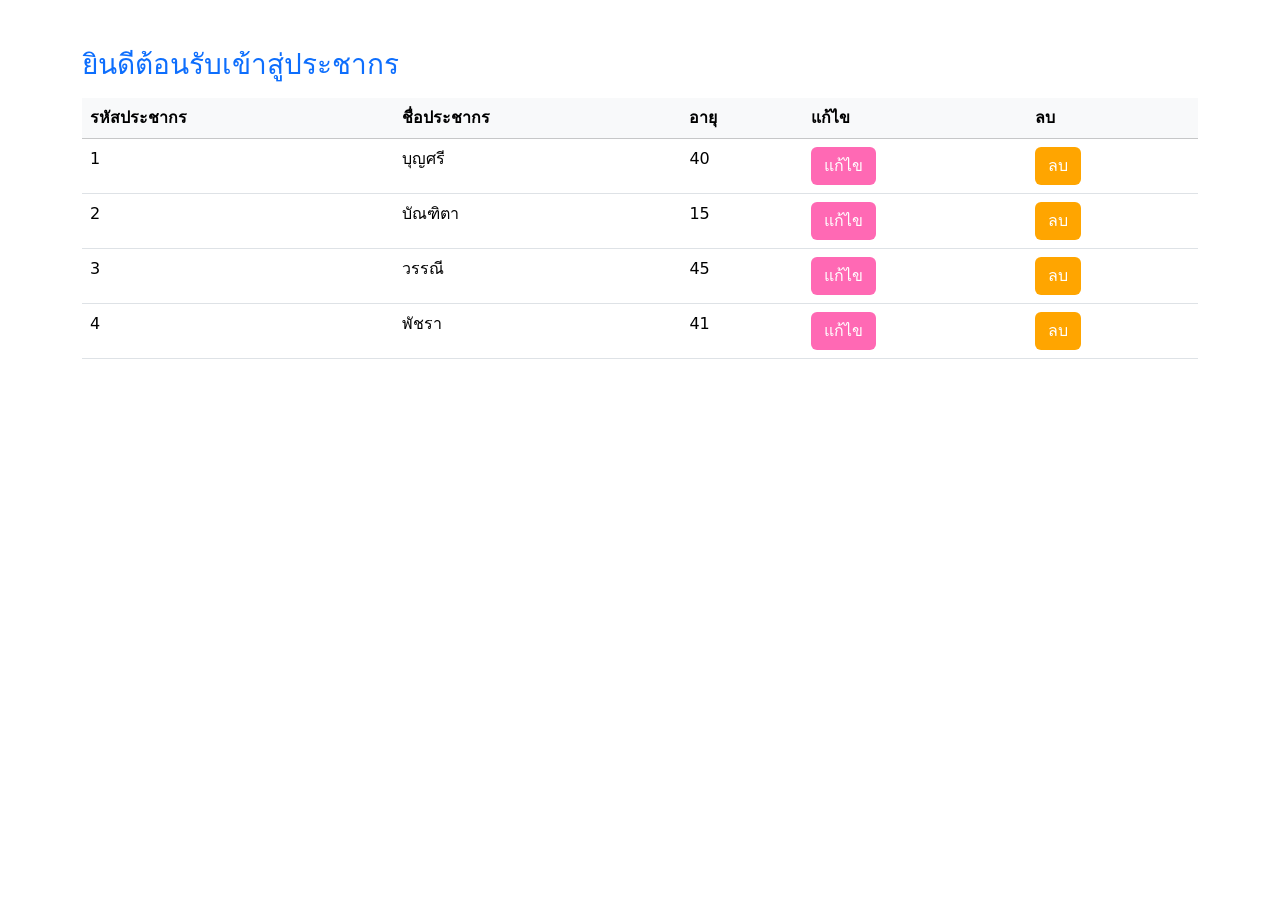
<file: Assignment_L10_68115042/templates/index.html>
<!DOCTYPE html>
<html>
<head>
    <title>Assignment 10</title>
    <link href="https://cdn.jsdelivr.net/npm/bootstrap@5.3.0/dist/css/bootstrap.min.css" rel="stylesheet">
</head>
<body>

<div class="container mt-5">

    <h3 class="text-primary">ยินดีต้อนรับเข้าสู่ประชากร</h3>

    <table class="table table-hover mt-3">
        <thead class="table-light">
            <tr>
                <th>รหัสประชากร</th>
                <th>ชื่อประชากร</th>
                <th>อายุ</th>
                <th>แก้ไข</th>
                <th>ลบ</th>
            </tr>
        </thead>

        <tbody>
            <tr>
                <td>1</td>
                <td>บุญศรี</td>
                <td>40</td>
                <td>
                    <a href="#" class="btn text-white" style="background-color: hotpink;">
                        แก้ไข
                    </a>
                </td>
                <td>
                    <a href="#" class="btn text-white" style="background-color: orange;">
                        ลบ
                    </a>
                </td>
            </tr>

            <tr>
                <td>2</td>
                <td>บัณฑิตา</td>
                <td>15</td>
                <td>
                    <a href="#" class="btn text-white" style="background-color: hotpink;">
                        แก้ไข
                    </a>
                </td>
                <td>
                    <a href="#" class="btn text-white" style="background-color: orange;">
                        ลบ
                    </a>
                </td>
            </tr>

            <tr>
                <td>3</td>
                <td>วรรณี</td>
                <td>45</td>
                <td>
                    <a href="#" class="btn text-white" style="background-color: hotpink;">
                        แก้ไข
                    </a>
                </td>
                <td>
                    <a href="#" class="btn text-white" style="background-color: orange;">
                        ลบ
                    </a>
                </td>
            </tr>

            <tr>
                <td>4</td>
                <td>พัชรา</td>
                <td>41</td>
                <td>
                    <a href="#" class="btn text-white" style="background-color: hotpink;">
                        แก้ไข
                    </a>
                </td>
                <td>
                    <a href="#" class="btn text-white" style="background-color: orange;">
                        ลบ
                    </a>
                </td>
            </tr>
        </tbody>
    </table>

</div>

</body>
</html>
</file>
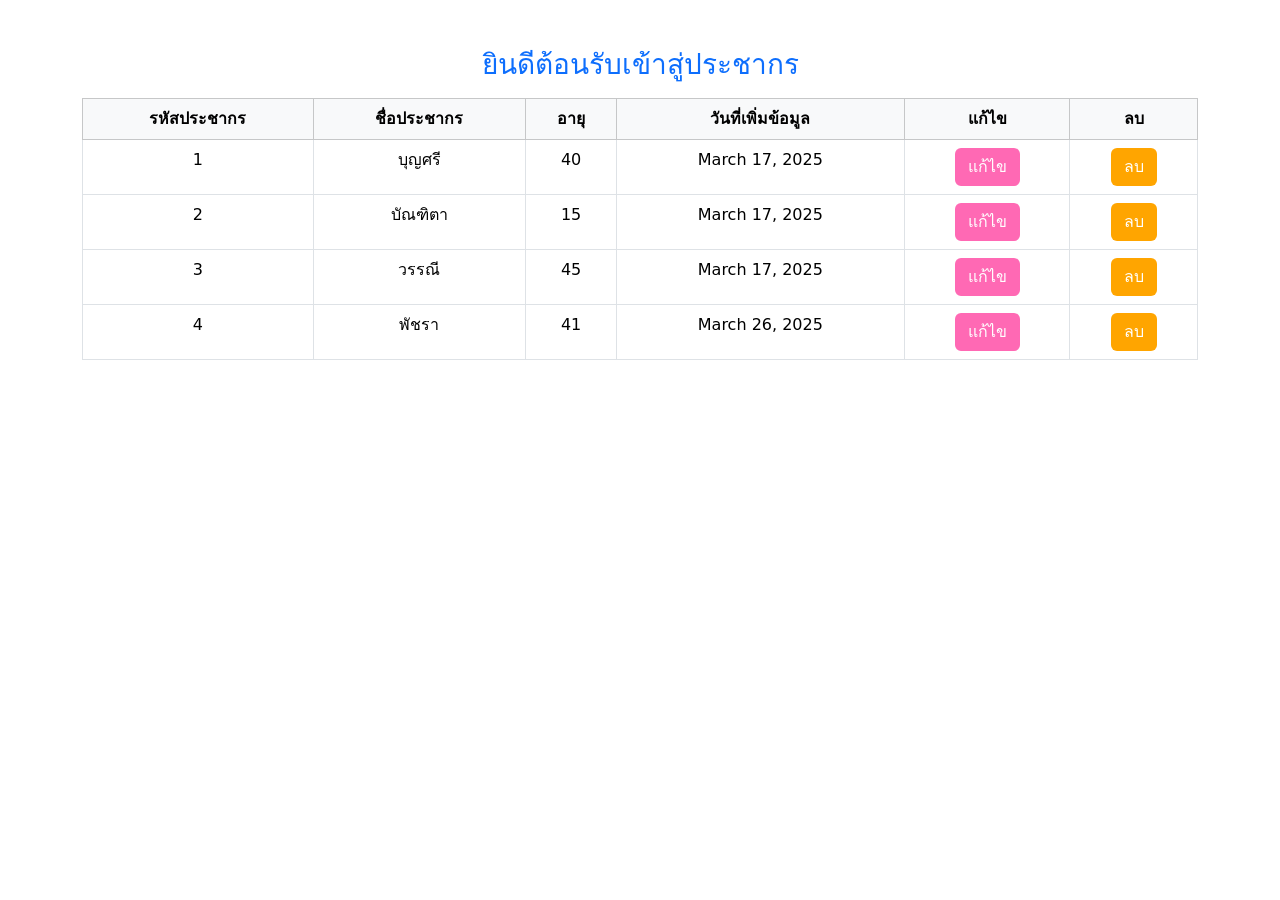
<file: Assignment_L11_68115042/templates/index.html>
<!DOCTYPE html>
<html>
<head>
    <title>Assignment 10</title>
    <link href="https://cdn.jsdelivr.net/npm/bootstrap@5.3.0/dist/css/bootstrap.min.css" rel="stylesheet">
</head>
<body>

<div class="container mt-5">

    <h3 class="text-primary text-center">ยินดีต้อนรับเข้าสู่ประชากร</h3>

    <table class="table table-hover table-bordered mt-3 text-center">
        <thead class="table-light">
            <tr>
                <th>รหัสประชากร</th>
                <th>ชื่อประชากร</th>
                <th>อายุ</th>
                <th>วันที่เพิ่มข้อมูล</th>
                <th>แก้ไข</th>
                <th>ลบ</th>
            </tr>
        </thead>

        <tbody>
            <tr>
                <td>1</td>
                <td>บุญศรี</td>
                <td>40</td>
                <td>March 17, 2025</td> <!-- ✅ วันที่ -->
                <td>
                    <a href="#" class="btn text-white" style="background-color: hotpink;">
                        แก้ไข
                    </a>
                </td>
                <td>
                    <a href="#" class="btn text-white" style="background-color: orange;">
                        ลบ
                    </a>
                </td>
            </tr>

            <tr>
                <td>2</td>
                <td>บัณฑิตา</td>
                <td>15</td>
                <td>March 17, 2025</td>
                <td>
                    <a href="#" class="btn text-white" style="background-color: hotpink;">
                        แก้ไข
                    </a>
                </td>
                <td>
                    <a href="#" class="btn text-white" style="background-color: orange;">
                        ลบ
                    </a>
                </td>
            </tr>

            <tr>
                <td>3</td>
                <td>วรรณี</td>
                <td>45</td>
                <td>March 17, 2025</td>
                <td>
                    <a href="#" class="btn text-white" style="background-color: hotpink;">
                        แก้ไข
                    </a>
                </td>
                <td>
                    <a href="#" class="btn text-white" style="background-color: orange;">
                        ลบ
                    </a>
                </td>
            </tr>

            <tr>
                <td>4</td>
                <td>พัชรา</td>
                <td>41</td>
                <td>March 26, 2025</td>
                <td>
                    <a href="#" class="btn text-white" style="background-color: hotpink;">
                        แก้ไข
                    </a>
                </td>
                <td>
                    <a href="#" class="btn text-white" style="background-color: orange;">
                        ลบ
                    </a>
                </td>
            </tr>
        </tbody>
    </table>

</div>

</body>
</html>
</file>
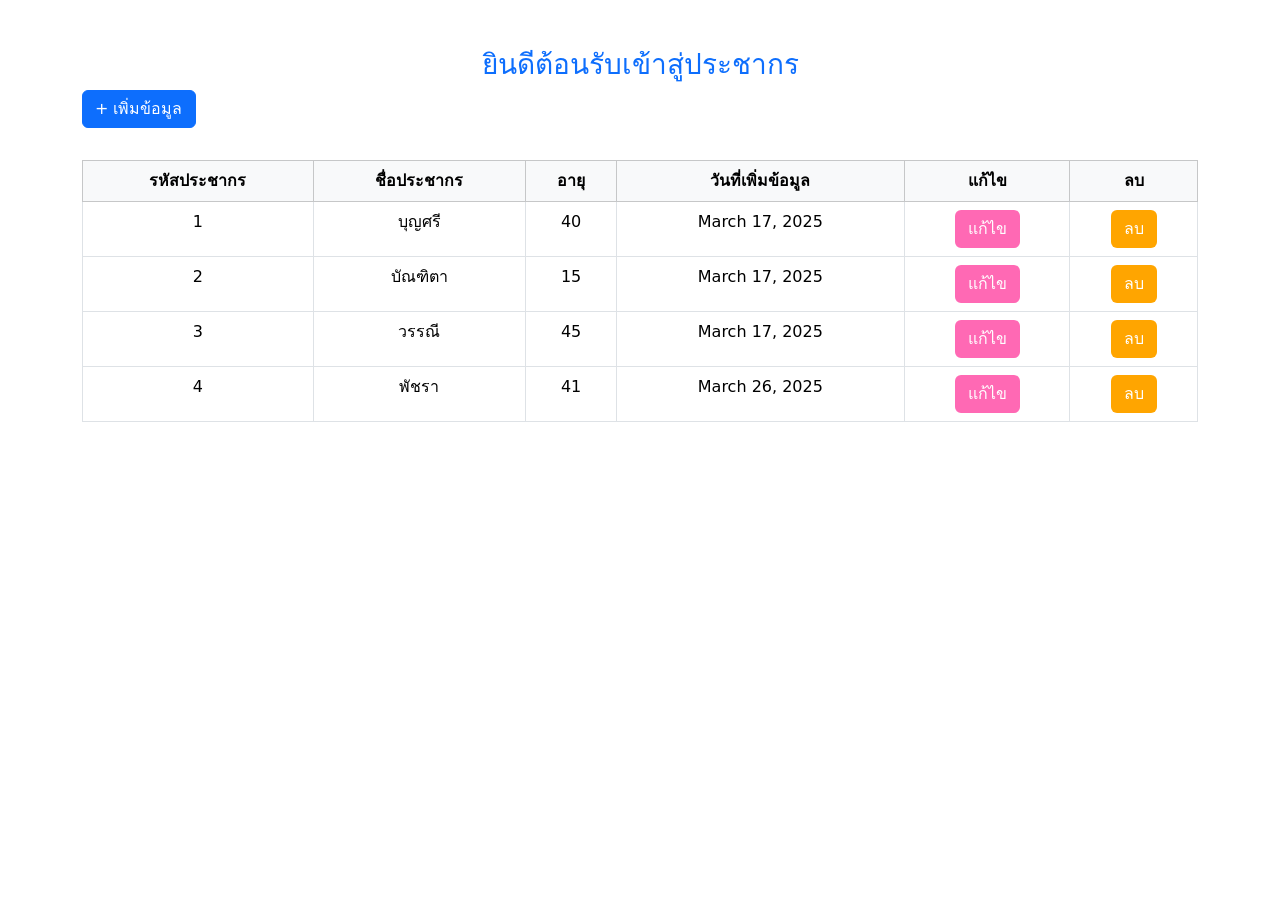
<file: Assignment_L12_68115042/templates/index.html>
<!DOCTYPE html>
<html>
<head>
    <title>Assignment 10</title>
    <link href="https://cdn.jsdelivr.net/npm/bootstrap@5.3.0/dist/css/bootstrap.min.css" rel="stylesheet">
</head>
<body>

<div class="container mt-5">

    <h3 class="text-primary text-center">ยินดีต้อนรับเข้าสู่ประชากร</h3>
    <a href="/form/" class="btn btn-primary mb-3">+ เพิ่มข้อมูล</a>

    <table class="table table-hover table-bordered mt-3 text-center">
        <thead class="table-light">
            <tr>
                <th>รหัสประชากร</th>
                <th>ชื่อประชากร</th>
                <th>อายุ</th>
                <th>วันที่เพิ่มข้อมูล</th>
                <th>แก้ไข</th>
                <th>ลบ</th>
            </tr>
        </thead>

        <tbody>
            <tr>
                <td>1</td>
                <td>บุญศรี</td>
                <td>40</td>
                <td>March 17, 2025</td> <!-- ✅ วันที่ -->
                <td>
                    <a href="#" class="btn text-white" style="background-color: hotpink;">
                        แก้ไข
                    </a>
                </td>
                <td>
                    <a href="#" class="btn text-white" style="background-color: orange;">
                        ลบ
                    </a>
                </td>
            </tr>

            <tr>
                <td>2</td>
                <td>บัณฑิตา</td>
                <td>15</td>
                <td>March 17, 2025</td>
                <td>
                    <a href="#" class="btn text-white" style="background-color: hotpink;">
                        แก้ไข
                    </a>
                </td>
                <td>
                    <a href="#" class="btn text-white" style="background-color: orange;">
                        ลบ
                    </a>
                </td>
            </tr>

            <tr>
                <td>3</td>
                <td>วรรณี</td>
                <td>45</td>
                <td>March 17, 2025</td>
                <td>
                    <a href="#" class="btn text-white" style="background-color: hotpink;">
                        แก้ไข
                    </a>
                </td>
                <td>
                    <a href="#" class="btn text-white" style="background-color: orange;">
                        ลบ
                    </a>
                </td>
            </tr>

            <tr>
                <td>4</td>
                <td>พัชรา</td>
                <td>41</td>
                <td>March 26, 2025</td>
                <td>
                    <a href="#" class="btn text-white" style="background-color: hotpink;">
                        แก้ไข
                    </a>
                </td>
                <td>
                    <a href="#" class="btn text-white" style="background-color: orange;">
                        ลบ
                    </a>
                </td>
            </tr>
        </tbody>
    </table>

</div>

</body>
</html>
</file>
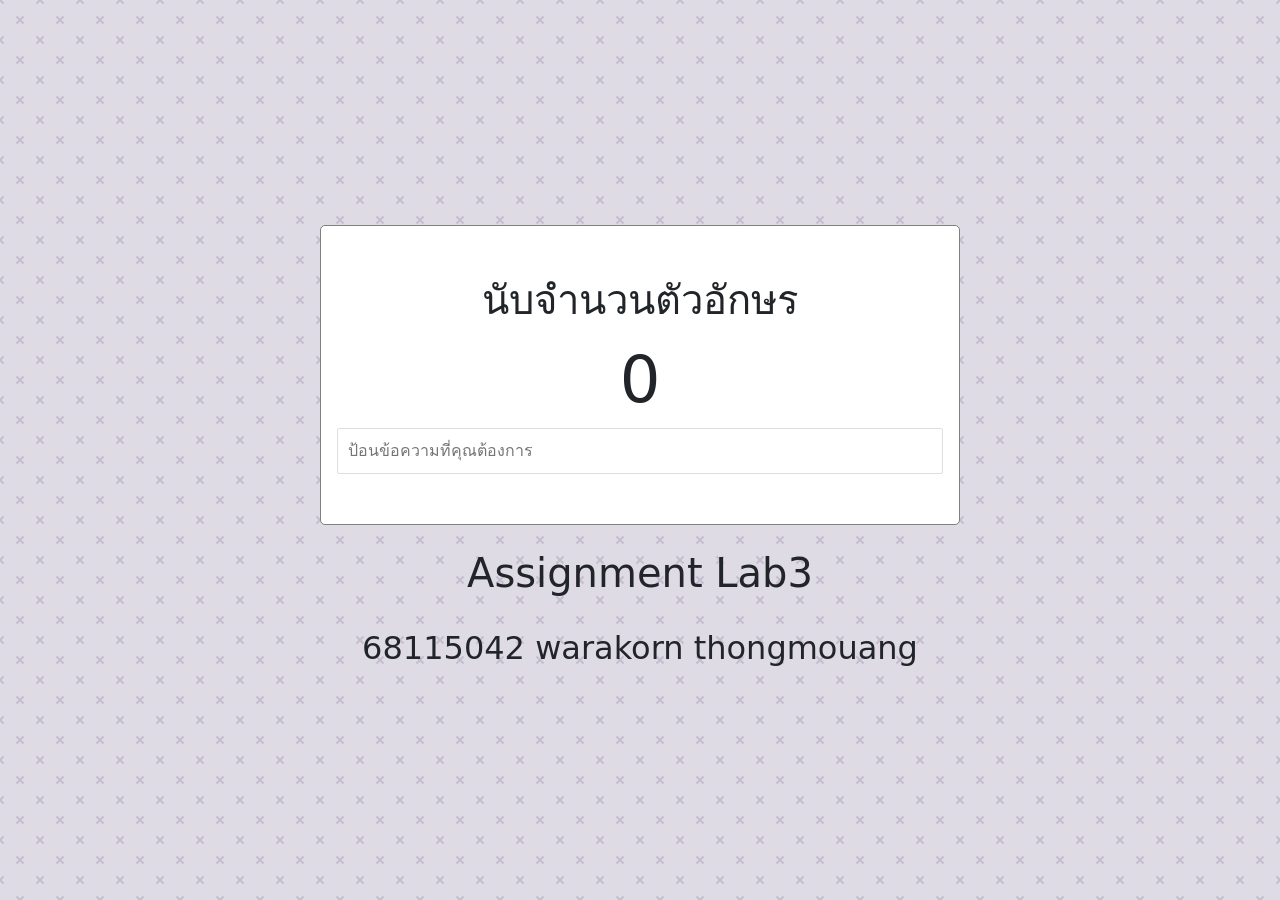
<file: Assignment_L3_68115042/L3 68115042 warakorn thongmouang L001.html>
<!DOCTYPE html>
<html lang="en">
<head>
    <meta charset="UTF-8">
    <title>Wannakon</title>
    <meta name="viewport" content="width=device-width, initial-scale=1">

    <link href="https://cdn.jsdelivr.net/npm/bootstrap@5.3.2/dist/css/bootstrap.min.css" rel="stylesheet">
    
    <link rel="stylesheet" href="L3_style.css">
</head>
<body>
    <div class="container d-flex flex-column align-items-center justify-content-center" style="min-height: 300px;">
        <h1>นับจำนวนตัวอักษร</h1>
        <span class="count">0</span>
        <input type="text" placeholder="ป้อนข้อความที่คุณต้องการ">
    </div>
    <script src="L3_app.js"></script>
        <br><h1>Assignment Lab3</h1>
        <br><h2>68115042 warakorn thongmouang</h2>
</body>
</html>
</file>
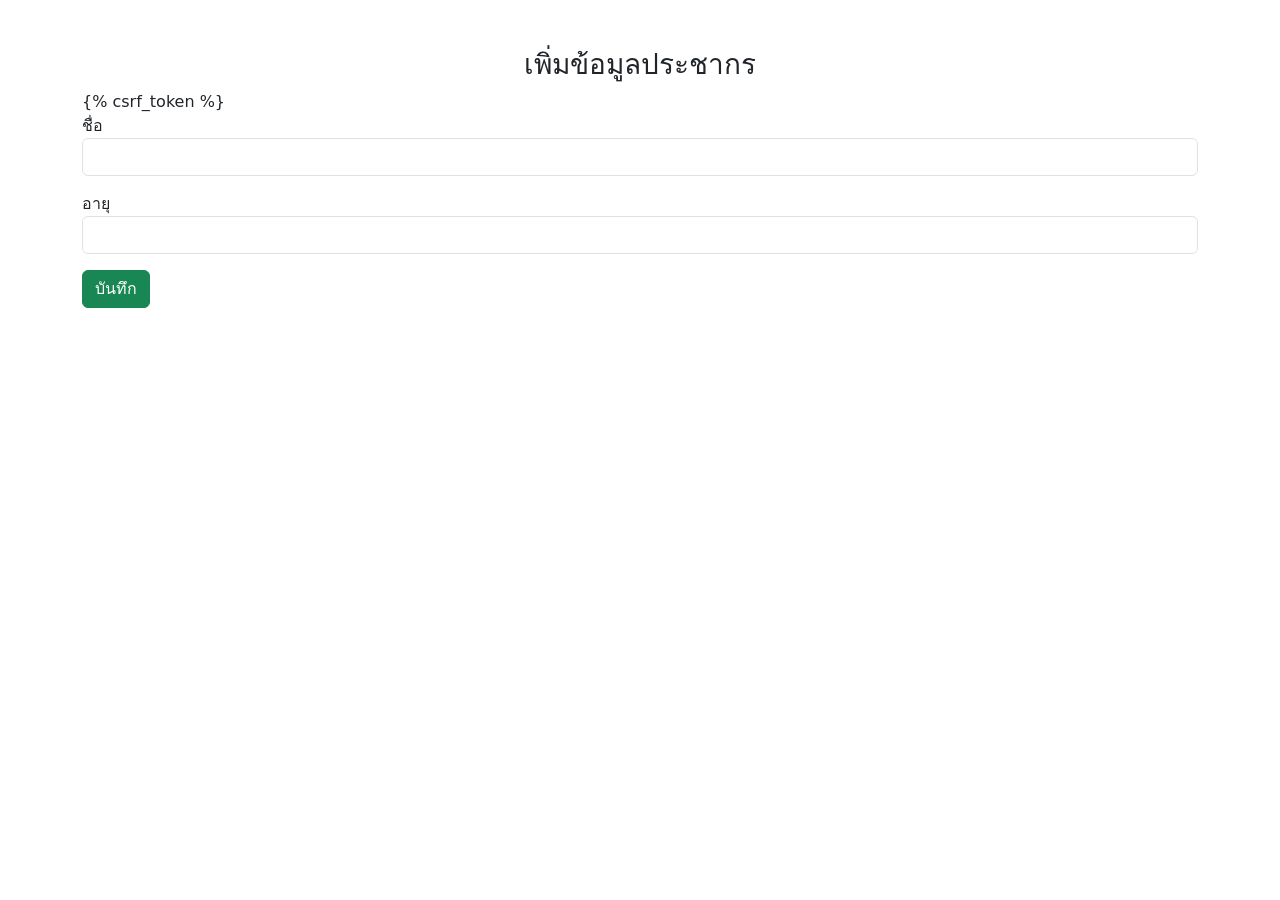
<file: Assignment_L12_68115042/templates/form.html>
<!DOCTYPE html>
<html>
<head>
    <title>เพิ่มข้อมูล</title>
    <link href="https://cdn.jsdelivr.net/npm/bootstrap@5.3.0/dist/css/bootstrap.min.css" rel="stylesheet">
</head>
<body>

<div class="container mt-5">
    <h3 class="text-center">เพิ่มข้อมูลประชากร</h3>

    <form method="POST">
        {% csrf_token %}

        <div class="mb-3">
            <label>ชื่อ</label>
            <input type="text" name="name" class="form-control" required>
        </div>

        <div class="mb-3">
            <label>อายุ</label>
            <input type="number" name="age" class="form-control" required>
        </div>

        <button type="submit" class="btn btn-success">บันทึก</button>
    </form>
</div>

</body>
</html>
</file>
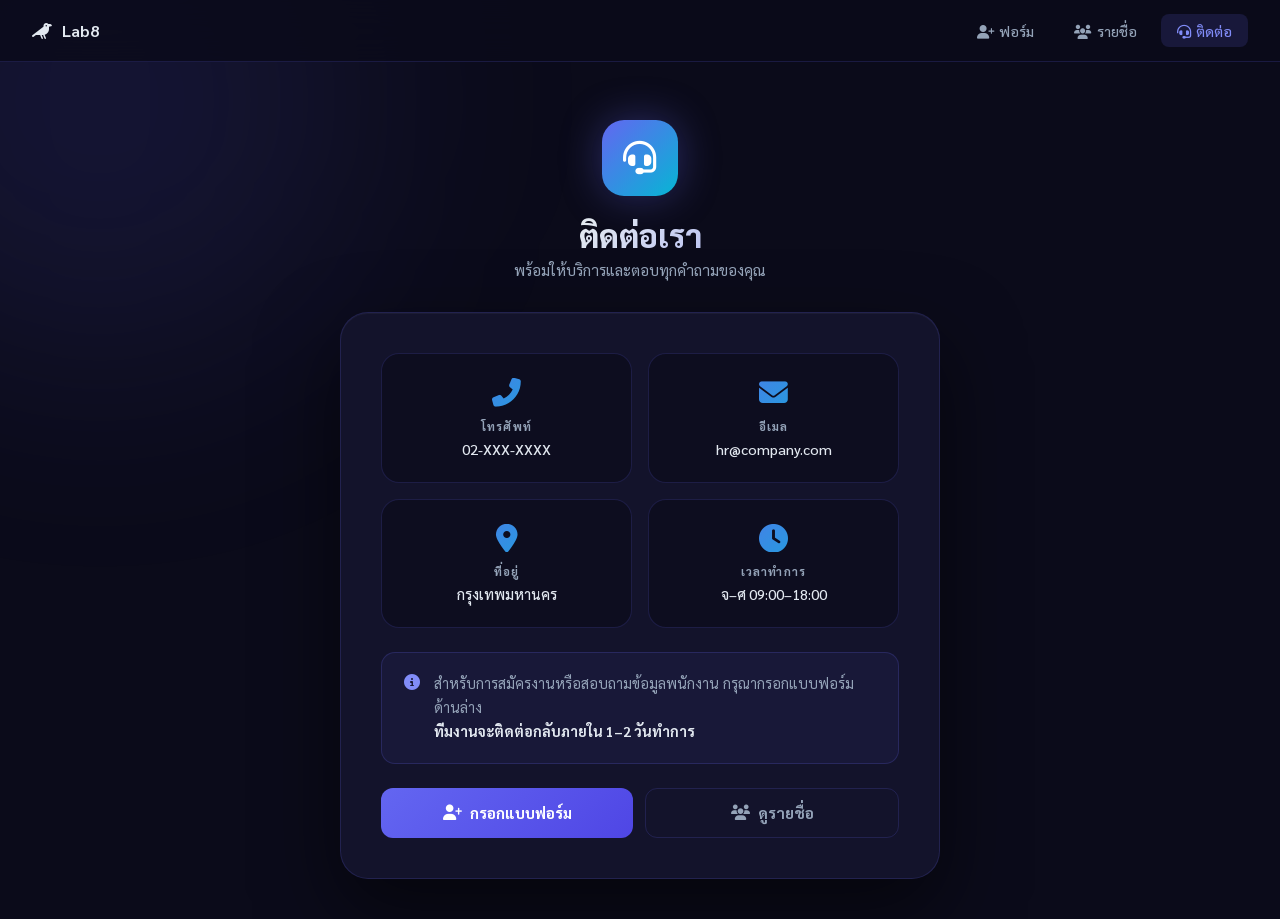
<file: LAB8_68115042_warakorn/myapp/templates/contact.html>
<!DOCTYPE html>
<html lang="th">

<head>
    <meta charset="UTF-8">
    <meta name="viewport" content="width=device-width, initial-scale=1.0">
    <title>ติดต่อเรา — LAB8</title>
    <link href="https://fonts.googleapis.com/css2?family=Sarabun:wght@300;400;500;600;700;800&display=swap"
        rel="stylesheet">
    <link href="https://cdnjs.cloudflare.com/ajax/libs/font-awesome/6.5.0/css/all.min.css" rel="stylesheet">
    <style>
        *,
        *::before,
        *::after {
            box-sizing: border-box;
            margin: 0;
            padding: 0;
        }

        :root {
            --primary: #6366f1;
            --primary-dark: #4f46e5;
            --primary-light: #818cf8;
            --accent: #06b6d4;
            --bg: #0b0b1a;
            --bg-card: #13132b;
            --bg-input: #0d0d1f;
            --text: #e2e8f0;
            --text-muted: #94a3b8;
            --border: rgba(99, 102, 241, 0.18);
        }

        body {
            font-family: 'Sarabun', sans-serif;
            background: var(--bg);
            min-height: 100vh;
            display: flex;
            flex-direction: column;
            align-items: center;
            justify-content: center;
            padding: 2.5rem 1rem;
            overflow-x: hidden;
        }

        body::before {
            content: '';
            position: fixed;
            border-radius: 50%;
            filter: blur(120px);
            pointer-events: none;
            z-index: 0;
            width: 500px;
            height: 500px;
            top: -150px;
            left: -150px;
            background: rgba(99, 102, 241, 0.12);
            animation: blob 15s ease-in-out infinite alternate;
        }

        @keyframes blob {
            0% {
                transform: scale(1) translate(0, 0)
            }

            100% {
                transform: scale(1.1) translate(40px, 40px)
            }
        }

        .navbar {
            position: fixed;
            top: 0;
            left: 0;
            right: 0;
            z-index: 100;
            padding: .9rem 2rem;
            display: flex;
            align-items: center;
            justify-content: space-between;
            background: rgba(11, 11, 26, .85);
            backdrop-filter: blur(20px);
            border-bottom: 1px solid var(--border);
        }

        .nav-brand {
            display: flex;
            align-items: center;
            gap: .6rem;
            font-weight: 700;
            font-size: 1rem;
            color: var(--text);
            text-decoration: none;
        }

        .nav-brand span {
            color: var(--primary-light);
        }

        .nav-links {
            display: flex;
            gap: .5rem;
        }

        .nav-link {
            padding: .45rem 1rem;
            border-radius: 8px;
            color: var(--text-muted);
            text-decoration: none;
            font-size: .875rem;
            font-weight: 500;
            transition: all .25s;
        }

        .nav-link:hover,
        .nav-link.active {
            background: rgba(99, 102, 241, .15);
            color: var(--primary-light);
        }

        .nav-link i {
            margin-right: .3rem;
        }

        .wrapper {
            position: relative;
            z-index: 1;
            width: 100%;
            max-width: 600px;
            margin-top: 5rem;
            animation: fadeUp .65s ease both;
        }

        @keyframes fadeUp {
            from {
                opacity: 0;
                transform: translateY(28px)
            }

            to {
                opacity: 1;
                transform: translateY(0)
            }
        }

        .page-header {
            text-align: center;
            margin-bottom: 2rem;
        }

        .header-icon {
            width: 76px;
            height: 76px;
            background: linear-gradient(135deg, var(--primary), var(--accent));
            border-radius: 22px;
            display: flex;
            align-items: center;
            justify-content: center;
            margin: 0 auto 1.1rem;
            box-shadow: 0 0 40px rgba(99, 102, 241, .35);
        }

        .header-icon i {
            font-size: 2.1rem;
            color: #fff;
        }

        .page-header h1 {
            font-size: 2rem;
            font-weight: 800;
            background: linear-gradient(135deg, #e2e8f0 40%, var(--primary-light));
            -webkit-background-clip: text;
            -webkit-text-fill-color: transparent;
            background-clip: text;
            margin-bottom: .35rem;
        }

        .page-header p {
            color: var(--text-muted);
            font-size: .95rem;
        }

        .card {
            background: var(--bg-card);
            border: 1px solid var(--border);
            border-radius: 28px;
            padding: 2.5rem;
            box-shadow: 0 32px 80px rgba(0, 0, 0, .55), inset 0 1px 0 rgba(255, 255, 255, .04);
        }

        .contact-grid {
            display: grid;
            grid-template-columns: 1fr 1fr;
            gap: 1rem;
            margin-bottom: 1.5rem;
        }

        .contact-card {
            background: var(--bg-input);
            border: 1px solid var(--border);
            border-radius: 18px;
            padding: 1.5rem;
            text-align: center;
            transition: all .3s;
            cursor: default;
        }

        .contact-card:hover {
            border-color: var(--primary);
            box-shadow: 0 0 24px rgba(99, 102, 241, .18);
            transform: translateY(-4px);
        }

        .contact-card .cc-icon {
            font-size: 1.8rem;
            margin-bottom: .75rem;
            display: block;
            background: linear-gradient(135deg, var(--primary), var(--accent));
            -webkit-background-clip: text;
            -webkit-text-fill-color: transparent;
            background-clip: text;
        }

        .contact-card .cc-label {
            font-size: .72rem;
            color: var(--text-muted);
            text-transform: uppercase;
            letter-spacing: .1em;
            font-weight: 700;
            margin-bottom: .35rem;
        }

        .contact-card .cc-value {
            color: var(--text);
            font-size: .9rem;
            font-weight: 500;
        }

        .info-box {
            background: rgba(99, 102, 241, .07);
            border: 1px solid rgba(99, 102, 241, .2);
            border-radius: 14px;
            padding: 1.2rem 1.4rem;
            display: flex;
            gap: .85rem;
            align-items: flex-start;
            margin-bottom: 1.5rem;
        }

        .info-box i {
            color: var(--primary-light);
            margin-top: 2px;
            flex-shrink: 0;
        }

        .info-box p {
            color: var(--text-muted);
            font-size: .9rem;
            line-height: 1.65;
        }

        .info-box p strong {
            color: var(--text);
        }

        .btn-row {
            display: flex;
            gap: .75rem;
        }

        .btn-primary,
        .btn-outline {
            flex: 1;
            padding: .9rem;
            border-radius: 12px;
            font-family: 'Sarabun', sans-serif;
            font-size: .95rem;
            font-weight: 700;
            cursor: pointer;
            text-decoration: none;
            text-align: center;
            display: flex;
            align-items: center;
            justify-content: center;
            gap: .5rem;
            transition: all .28s;
        }

        .btn-primary {
            background: linear-gradient(135deg, var(--primary), var(--primary-dark));
            color: #fff;
            border: none;
        }

        .btn-primary:hover {
            transform: translateY(-2px);
            box-shadow: 0 8px 28px rgba(99, 102, 241, .5);
        }

        .btn-outline {
            background: transparent;
            color: var(--text-muted);
            border: 1.5px solid var(--border);
        }

        .btn-outline:hover {
            border-color: var(--primary);
            color: var(--primary-light);
        }

        @media(max-width:480px) {
            .contact-grid {
                grid-template-columns: 1fr
            }

            .card {
                padding: 1.75rem 1.25rem
            }

            .btn-row {
                flex-direction: column
            }
        }
    </style>
</head>

<body>
    <nav class="navbar">
        <a href="/" class="nav-brand"><i class="fas fa-crow"></i>Lab8</a>
        <div class="nav-links">
            <a href="/form/" class="nav-link"><i class="fas fa-user-plus"></i>ฟอร์ม</a>
            <a href="/employees/" class="nav-link"><i class="fas fa-users"></i>รายชื่อ</a>
            <a href="/contact/" class="nav-link active"><i class="fas fa-headset"></i>ติดต่อ</a>
        </div>
    </nav>

    <div class="wrapper">
        <div class="page-header">
            <div class="header-icon"><i class="fas fa-headset"></i></div>
            <h1>ติดต่อเรา</h1>
            <p>พร้อมให้บริการและตอบทุกคำถามของคุณ</p>
        </div>

        <div class="card">
            <div class="contact-grid">
                <div class="contact-card">
                    <i class="fas fa-phone-alt cc-icon"></i>
                    <div class="cc-label">โทรศัพท์</div>
                    <div class="cc-value">02-XXX-XXXX</div>
                </div>
                <div class="contact-card">
                    <i class="fas fa-envelope cc-icon"></i>
                    <div class="cc-label">อีเมล</div>
                    <div class="cc-value">hr@company.com</div>
                </div>
                <div class="contact-card">
                    <i class="fas fa-map-marker-alt cc-icon"></i>
                    <div class="cc-label">ที่อยู่</div>
                    <div class="cc-value">กรุงเทพมหานคร</div>
                </div>
                <div class="contact-card">
                    <i class="fas fa-clock cc-icon"></i>
                    <div class="cc-label">เวลาทำการ</div>
                    <div class="cc-value">จ–ศ 09:00–18:00</div>
                </div>
            </div>

            <div class="info-box">
                <i class="fas fa-info-circle"></i>
                <p>
                    สำหรับการสมัครงานหรือสอบถามข้อมูลพนักงาน กรุณากรอกแบบฟอร์มด้านล่าง<br>
                    <strong>ทีมงานจะติดต่อกลับภายใน 1–2 วันทำการ</strong>
                </p>
            </div>

            <div class="btn-row">
                <a href="/form/" class="btn-primary"><i class="fas fa-user-plus"></i>กรอกแบบฟอร์ม</a>
                <a href="/employees/" class="btn-outline"><i class="fas fa-users"></i>ดูรายชื่อ</a>
            </div>
        </div>
    </div>
</body>

</html>
</file>
<file: Assignment_L3_68115042/L3_style.css>
* {
    margin: 0;
    padding: 0;
    box-sizing: border-box;
}

body {
    display: flex;
    flex-direction: column;
    align-items: center;
    justify-content: center;
    min-height: 100vh;
    margin: 0;
    background: #a98ddc;
    background-color: #DFDBE5;
background-image: url("data:image/svg+xml,%3Csvg xmlns='http://www.w3.org/2000/svg' width='40' height='40' viewBox='0 0 40 40'%3E%3Cg fill-rule='evenodd'%3E%3Cg fill='%239C92AC' fill-opacity='0.4'%3E%3Cpath d='M0 38.59l2.83-2.83 1.41 1.41L1.41 40H0v-1.41zM0 1.4l2.83 2.83 1.41-1.41L1.41 0H0v1.41zM38.59 40l-2.83-2.83 1.41-1.41L40 38.59V40h-1.41zM40 1.41l-2.83 2.83-1.41-1.41L38.59 0H40v1.41zM20 18.6l2.83-2.83 1.41 1.41L21.41 20l2.83 2.83-1.41 1.41L20 21.41l-2.83 2.83-1.41-1.41L18.59 20l-2.83-2.83 1.41-1.41L20 18.59z'/%3E%3C/g%3E%3C/g%3E%3C/svg%3E");
}
.container{
    width: 40rem;
    border: 1px solid gray;
    padding: 1rem;
    background: white;
    border-radius: 5px;
}
.count{
    font-size: 4rem;
    display: inline-block;
    min-width: 4rem;
    text-align: center;
}
input[type="text"]{
    display: block;
    font-size: 16px;
    border: 1px solid #dedede;
    border-radius: 2px;
    padding: 10px;
    width: 100%;
    outline: none;
}
</file>
